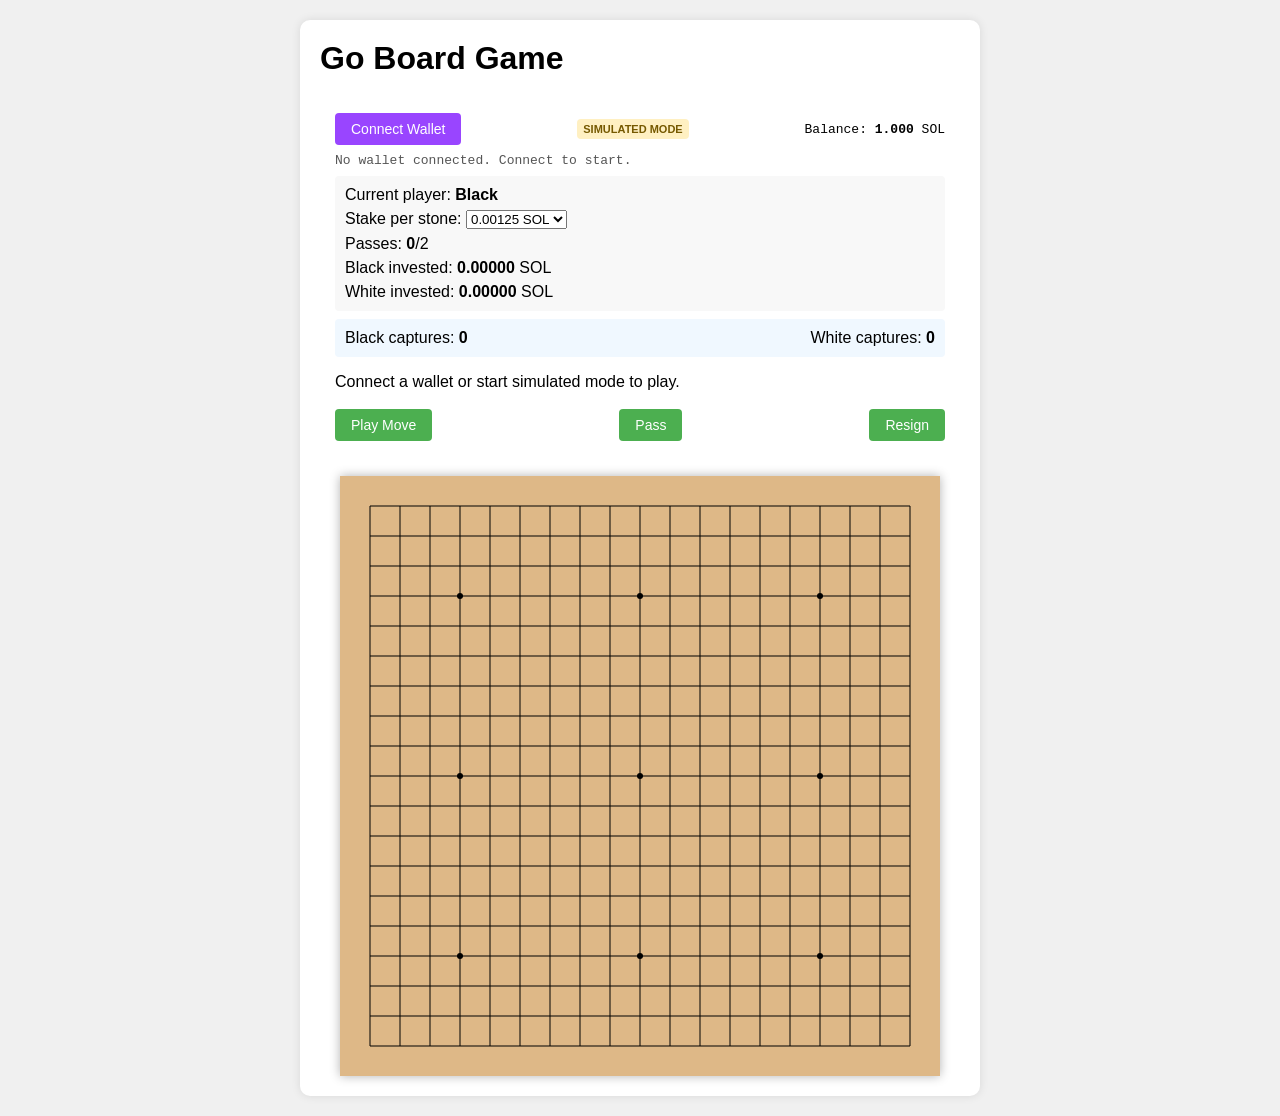
<file: index.html>
<!DOCTYPE html>
<html lang="en">
<head>
  <meta charset="UTF-8">
  <meta name="viewport" content="width=device-width, initial-scale=1.0">
  <title>Go Board Game</title>
  <link rel="stylesheet" href="style.css">
</head>
<body>
  <main class="game-container">
    <h1>Go Board Game</h1>
    <section class="info-panel">
      <div class="status-row">
        <button id="connectWallet">Connect Wallet</button>
        <span id="walletMode" class="mode simulated">SIMULATED MODE</span>
        <span class="wallet-info">Balance: <strong id="walletBalance">1.000</strong> SOL</span>
      </div>
      <p id="walletAddress" class="wallet-address">No wallet connected. Connect to start.</p>
      <div class="player-info">
        <div>Current player: <strong id="playerTurn">Black</strong></div>
        <div>Stake per stone:
          <label for="stake"> <select id="stake">
            <option value="0.00125">0.00125 SOL</option>
            <option value="0.0025">0.0025 SOL</option>
            <option value="0.005">0.005 SOL</option>
          </select></label>
        </div>
        <div>Passes: <strong id="passCount">0</strong>/2</div>
        <div>Black invested: <strong id="blackInvested">0.00000</strong> SOL</div>
        <div>White invested: <strong id="whiteInvested">0.00000</strong> SOL</div>
      </div>
      <div class="captures-info">
        <div>Black captures: <strong id="capturedWhite">0</strong></div>
        <div>White captures: <strong id="capturedBlack">0</strong></div>
      </div>
      <p id="message" class="message" role="status" aria-live="polite">Connect a wallet or start simulated mode to play.</p>
      <div class="controls">
        <button id="playMove">Play Move</button>
        <button id="pass">Pass</button>
        <button id="resign">Resign</button>
      </div>
      <section id="result" class="result" hidden></section>
    </section>
    <canvas id="goBoard" width="600" height="600" aria-label="Go board"></canvas>
  </main>
  <script type="module" src="js/main.js"></script>
</body>
</html>
</file>
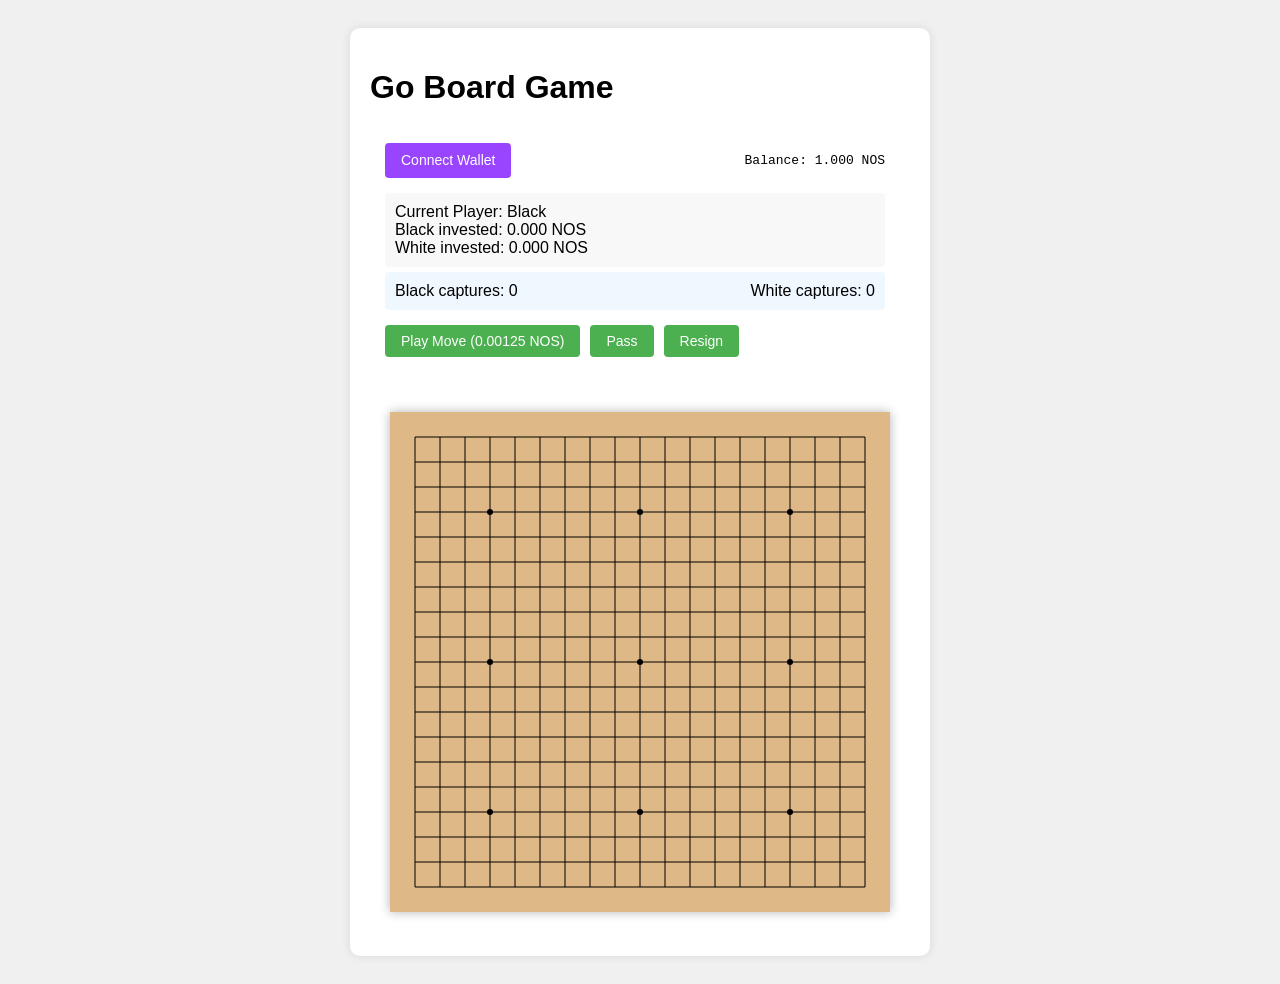
<file: 0.00125.html>
<!DOCTYPE html>
<html lang="en">
<head>
    <meta charset="UTF-8">
    <meta name="viewport" content="width=device-width, initial-scale=1.0">
    <title>Go Board Game with Rules</title>
    <style>
        body {
            display: flex;
            flex-direction: column;
            align-items: center;
            background-color: #f0f0f0;
            font-family: Arial, sans-serif;
            padding: 20px;
        }
        .game-container {
            background-color: white;
            padding: 20px;
            border-radius: 10px;
            box-shadow: 0 0 10px rgba(0,0,0,0.1);
        }
        canvas {
            background-color: #DEB887;
            margin: 20px;
            box-shadow: 0 0 10px rgba(0,0,0,0.3);
        }
        .info-panel {
            background-color: white;
            padding: 15px;
            border-radius: 8px;
            margin-bottom: 20px;
            width: 500px;
        }
        .status {
            display: flex;
            justify-content: space-between;
            margin-bottom: 15px;
        }
        .player-info {
            padding: 10px;
            background-color: #f8f8f8;
            border-radius: 4px;
            margin: 5px 0;
        }
        .captures-info {
            display: flex;
            justify-content: space-between;
            padding: 10px;
            background-color: #f0f8ff;
            border-radius: 4px;
            margin: 5px 0;
        }
        .controls {
            display: flex;
            gap: 10px;
            margin-top: 15px;
        }
        button {
            padding: 8px 16px;
            border: none;
            border-radius: 4px;
            cursor: pointer;
            background-color: #4CAF50;
            color: white;
            font-size: 14px;
        }
        button:hover {
            opacity: 0.9;
        }
        #connectWallet {
            background-color: #9945FF;
        }
        .wallet-info {
            font-family: monospace;
            margin: 10px 0;
        }
    </style>
</head>
<body>
    <div class="game-container">
        <h1>Go Board Game</h1>
        
        <div class="info-panel">
            <div class="status">
                <button id="connectWallet">Connect Wallet</button>
                <div class="wallet-info">Balance: <span id="walletBalance">0.000</span> NOS</div>
            </div>
            
            <div class="player-info">
                <div>Current Player: <span id="playerTurn">Black</span></div>
                <div>Black invested: <span id="blackInvested">0.000</span> NOS</div>
                <div>White invested: <span id="whiteInvested">0.000</span> NOS</div>
            </div>

            <div class="captures-info">
                <div>Black captures: <span id="capturedWhite">0</span></div>
                <div>White captures: <span id="capturedBlack">0</span></div>
            </div>
            
            <div class="controls">
                <button id="playMove">Play Move (0.00125 NOS)</button>
                <button id="pass">Pass</button>
                <button id="resign">Resign</button>
            </div>
        </div>

        <canvas id="goBoard" width="500" height="500"></canvas>
    </div>

    <script>
        const canvas = document.getElementById('goBoard');
        const ctx = canvas.getContext('2d');
        const boardSize = 19;
        const cellSize = Math.floor(canvas.width / (boardSize + 1));
        let currentPlayer = 'black';
        let board = Array(boardSize).fill().map(() => Array(boardSize).fill(null));
        let lastClickedPosition = null;
        let lastMove = null;
        let capturedBlack = 0;
        let capturedWhite = 0;

        // Wallet state
        let walletConnected = false;
        let walletBalance = 1.0;
        let blackInvested = 0;
        let whiteInvested = 0;
        const MOVE_COST = 0.00125;

        function getAdjacentPositions(i, j) {
            return [
                [i - 1, j],
                [i + 1, j],
                [i, j - 1],
                [i, j + 1]
            ].filter(([x, y]) => x >= 0 && x < boardSize && y >= 0 && y < boardSize);
        }

        function getGroup(i, j, color) {
            const group = new Set();
            const stack = [[i, j]];

            while (stack.length > 0) {
                const [x, y] = stack.pop();
                const posKey = `${x},${y}`;

                if (!group.has(posKey) && board[x][y] === color) {
                    group.add(posKey);
                    getAdjacentPositions(x, y).forEach(([nx, ny]) => {
                        stack.push([nx, ny]);
                    });
                }
            }

            return group;
        }

        function countLiberties(group) {
            const liberties = new Set();
            
            for (let posKey of group) {
                const [i, j] = posKey.split(',').map(Number);
                getAdjacentPositions(i, j).forEach(([x, y]) => {
                    if (!board[x][y]) {
                        liberties.add(`${x},${y}`);
                    }
                });
            }

            return liberties.size;
        }

        function removeGroup(group) {
            for (let posKey of group) {
                const [i, j] = posKey.split(',').map(Number);
                board[i][j] = null;
            }
            return group.size;
        }

        function drawBoard() {
            // Background
            ctx.fillStyle = '#DEB887';
            ctx.fillRect(0, 0, canvas.width, canvas.height);
            
            // Grid lines
            ctx.strokeStyle = '#000';
            ctx.lineWidth = 1;
            
            for (let i = 0; i < boardSize; i++) {
                ctx.beginPath();
                ctx.moveTo(cellSize, (i + 1) * cellSize);
                ctx.lineTo(cellSize * boardSize, (i + 1) * cellSize);
                ctx.stroke();
                
                ctx.beginPath();
                ctx.moveTo((i + 1) * cellSize, cellSize);
                ctx.lineTo((i + 1) * cellSize, cellSize * boardSize);
                ctx.stroke();
            }

            // Star points
            const starPoints = [3, 9, 15];
            ctx.fillStyle = '#000';
            for (let i of starPoints) {
                for (let j of starPoints) {
                    ctx.beginPath();
                    ctx.arc((i + 1) * cellSize, (j + 1) * cellSize, 3, 0, Math.PI * 2);
                    ctx.fill();
                }
            }

            // Stones
            for (let i = 0; i < boardSize; i++) {
                for (let j = 0; j < boardSize; j++) {
                    if (board[i][j]) {
                        // Shadow
                        ctx.fillStyle = 'rgba(0, 0, 0, 0.3)';
                        ctx.beginPath();
                        ctx.arc((j + 1) * cellSize + 2, (i + 1) * cellSize + 2, cellSize * 0.4, 0, Math.PI * 2);
                        ctx.fill();

                        // Stone
                        ctx.fillStyle = board[i][j];
                        ctx.strokeStyle = '#000';
                        ctx.lineWidth = 1;
                        ctx.beginPath();
                        ctx.arc((j + 1) * cellSize, (i + 1) * cellSize, cellSize * 0.4, 0, Math.PI * 2);
                        ctx.fill();
                        ctx.stroke();

                        // Shine effect for white stones
                        if (board[i][j] === 'white') {
                            ctx.fillStyle = 'rgba(255, 255, 255, 0.2)';
                            ctx.beginPath();
                            ctx.arc(
                                (j + 1) * cellSize - cellSize * 0.15,
                                (i + 1) * cellSize - cellSize * 0.15,
                                cellSize * 0.2,
                                0,
                                Math.PI * 2
                            );
                            ctx.fill();
                        }
                    }
                }
            }

            // Highlight last clicked
            if (lastClickedPosition) {
                ctx.strokeStyle = '#ff0000';
                ctx.lineWidth = 2;
                ctx.beginPath();
                ctx.arc(
                    (lastClickedPosition.j + 1) * cellSize,
                    (lastClickedPosition.i + 1) * cellSize,
                    cellSize * 0.45,
                    0,
                    Math.PI * 2
                );
                ctx.stroke();
            }
        }

        function checkCaptures(i, j) {
            const opponent = currentPlayer === 'black' ? 'white' : 'black';
            let captured = 0;

            getAdjacentPositions(i, j).forEach(([x, y]) => {
                if (board[x][y] === opponent) {
                    const group = getGroup(x, y, opponent);
                    if (countLiberties(group) === 0) {
                        captured += removeGroup(group);
                    }
                }
            });

            if (currentPlayer === 'black') {
                capturedWhite += captured;
            } else {
                capturedBlack += captured;
            }

            return captured;
        }

        function isValidMove(i, j) {
            if (i < 0 || i >= boardSize || j < 0 || j >= boardSize || board[i][j]) {
                return false;
            }

            board[i][j] = currentPlayer;
            const group = getGroup(i, j, currentPlayer);
            const liberties = countLiberties(group);
            
            const wouldCapture = getAdjacentPositions(i, j).some(([x, y]) => {
                if (board[x][y] === (currentPlayer === 'black' ? 'white' : 'black')) {
                    const oppGroup = getGroup(x, y, board[x][y]);
                    return countLiberties(oppGroup) === 0;
                }
                return false;
            });

            board[i][j] = null;

            return liberties > 0 || wouldCapture;
        }

        function updateDisplay() {
            document.getElementById('walletBalance').textContent = walletBalance.toFixed(3);
            document.getElementById('blackInvested').textContent = blackInvested.toFixed(3);
            document.getElementById('whiteInvested').textContent = whiteInvested.toFixed(3);
            document.getElementById('playerTurn').textContent = 
                currentPlayer.charAt(0).toUpperCase() + currentPlayer.slice(1);
            document.getElementById('capturedBlack').textContent = capturedBlack;
            document.getElementById('capturedWhite').textContent = capturedWhite;
        }

        function connectWallet() {
            if (!walletConnected) {
                walletConnected = true;
                document.getElementById('connectWallet').textContent = 'Wallet Connected';
                document.getElementById('connectWallet').style.backgroundColor = '#4CAF50';
                alert('Wallet connected successfully! (Simulated)');
                updateDisplay();
            }
        }

        function playMove() {
            if (!walletConnected) {
                alert('Please connect your wallet first!');
                return;
            }

            if (!lastClickedPosition) {
                alert('Please click on the board to select a position first!');
                return;
            }

            if (walletBalance < MOVE_COST) {
                alert('Insufficient balance!');
                return;
            }

            const {i, j} = lastClickedPosition;
            if (isValidMove(i, j)) {
                walletBalance -= MOVE_COST;
                if (currentPlayer === 'black') {
                    blackInvested += MOVE_COST;
                } else {
                    whiteInvested += MOVE_COST;
                }

                board[i][j] = currentPlayer;
                const capturedStones = checkCaptures(i, j);
                
                currentPlayer = currentPlayer === 'black' ? 'white' : 'black';
                lastClickedPosition = null;
                updateDisplay();
                drawBoard();

                if (capturedStones > 0) {
                    alert(`Captured ${capturedStones} stones!`);
                }
            } else {
                alert('Invalid move! The move either violates the rules or would be suicide.');
            }
        }

        canvas.addEventListener('click', (e) => {
            const rect = canvas.getBoundingClientRect();
            const x = e.clientX - rect.left;
            const y = e.clientY - rect.top;
            const j = Math.round(x / cellSize - 1);
            const i = Math.round(y / cellSize - 1);
            
            if (isValidMove(i, j)) {
                lastClickedPosition = {i, j};
                drawBoard();
            }
        });

        document.getElementById('connectWallet').addEventListener('click', connectWallet);
        document.getElementById('playMove').addEventListener('click', playMove);
        document.getElementById('pass').addEventListener('click', () => {
            if (!walletConnected) {
                alert('Please connect your wallet first!');
                return;
            }
            currentPlayer = currentPlayer === 'black' ? 'white' : 'black';
            updateDisplay();
        });

        document.getElementById('resign').addEventListener('click', () => {
            if (!walletConnected) {
                alert('Please connect your wallet first!');
                return;
            }
            const winner = currentPlayer === 'black' ? 'white' : 'black';
            const winnerInvested = winner === 'black' ? blackInvested : whiteInvested;
            const loserInvested = winner === 'black' ? whiteInvested : blackInvested;
            const reward = (winnerInvested * 0.75 + loserInvested * 0.333).toFixed(3);
            
            alert(`Game Over! ${winner} wins and receives ${reward} NOS!`);
            
            board = Array(boardSize).fill().map(() => Array(boardSize).fill(null));
            currentPlayer = 'black';
            blackInvested = 0;
            whiteInvested = 0;
            capturedBlack = 0;
            capturedWhite = 0;
            lastClickedPosition = null;
            updateDisplay();
            drawBoard();
        });

        drawBoard();
        updateDisplay();
    </script>
</body>
</html>
</file>
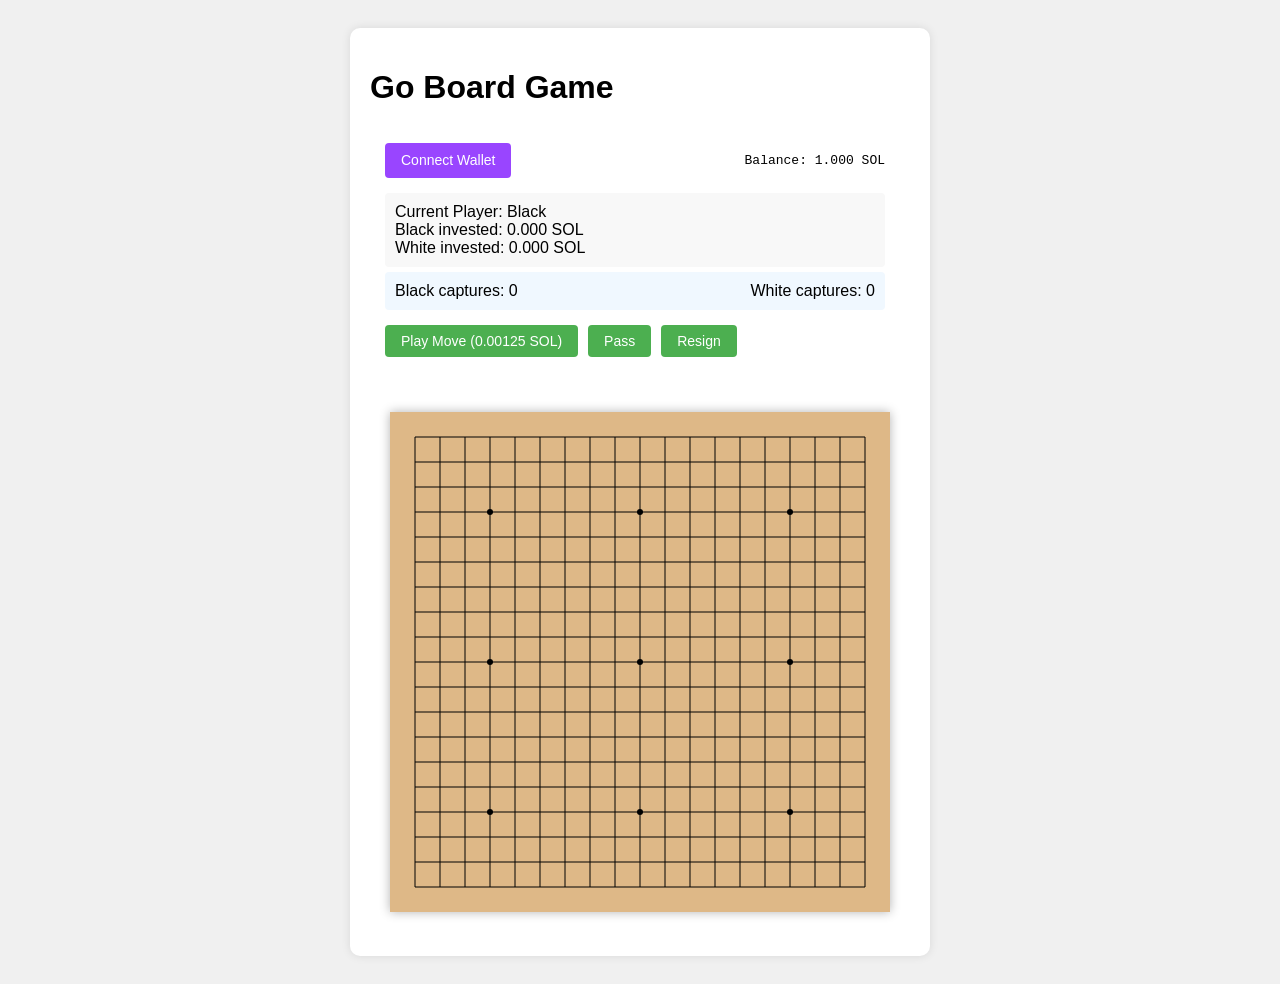
<file: 0.0125.html>
<!DOCTYPE html>
<html lang="en">
<head>
    <meta charset="UTF-8">
    <meta name="viewport" content="width=device-width, initial-scale=1.0">
    <title>Go Board Game with Rules</title>
    <style>
        body {
            display: flex;
            flex-direction: column;
            align-items: center;
            background-color: #f0f0f0;
            font-family: Arial, sans-serif;
            padding: 20px;
        }
        .game-container {
            background-color: white;
            padding: 20px;
            border-radius: 10px;
            box-shadow: 0 0 10px rgba(0,0,0,0.1);
        }
        canvas {
            background-color: #DEB887;
            margin: 20px;
            box-shadow: 0 0 10px rgba(0,0,0,0.3);
        }
        .info-panel {
            background-color: white;
            padding: 15px;
            border-radius: 8px;
            margin-bottom: 20px;
            width: 500px;
        }
        .status {
            display: flex;
            justify-content: space-between;
            margin-bottom: 15px;
        }
        .player-info {
            padding: 10px;
            background-color: #f8f8f8;
            border-radius: 4px;
            margin: 5px 0;
        }
        .captures-info {
            display: flex;
            justify-content: space-between;
            padding: 10px;
            background-color: #f0f8ff;
            border-radius: 4px;
            margin: 5px 0;
        }
        .controls {
            display: flex;
            gap: 10px;
            margin-top: 15px;
        }
        button {
            padding: 8px 16px;
            border: none;
            border-radius: 4px;
            cursor: pointer;
            background-color: #4CAF50;
            color: white;
            font-size: 14px;
        }
        button:hover {
            opacity: 0.9;
        }
        #connectWallet {
            background-color: #9945FF;
        }
        .wallet-info {
            font-family: monospace;
            margin: 10px 0;
        }
    </style>
</head>
<body>
    <div class="game-container">
        <h1>Go Board Game</h1>
        
        <div class="info-panel">
            <div class="status">
                <button id="connectWallet">Connect Wallet</button>
                <div class="wallet-info">Balance: <span id="walletBalance">0.000</span> SOL</div>
            </div>
            
            <div class="player-info">
                <div>Current Player: <span id="playerTurn">Black</span></div>
                <div>Black invested: <span id="blackInvested">0.000</span> SOL</div>
                <div>White invested: <span id="whiteInvested">0.000</span> SOL</div>
            </div>

            <div class="captures-info">
                <div>Black captures: <span id="capturedWhite">0</span></div>
                <div>White captures: <span id="capturedBlack">0</span></div>
            </div>
            
            <div class="controls">
                <button id="playMove">Play Move (0.00125 SOL)</button>
                <button id="pass">Pass</button>
                <button id="resign">Resign</button>
            </div>
        </div>

        <canvas id="goBoard" width="500" height="500"></canvas>
    </div>

    <script>
        const canvas = document.getElementById('goBoard');
        const ctx = canvas.getContext('2d');
        const boardSize = 19;
        const cellSize = Math.floor(canvas.width / (boardSize + 1));
        let currentPlayer = 'black';
        let board = Array(boardSize).fill().map(() => Array(boardSize).fill(null));
        let lastClickedPosition = null;
        let lastMove = null;
        let capturedBlack = 0;
        let capturedWhite = 0;

        // Wallet state
        let walletConnected = false;
        let walletBalance = 1.0;
        let blackInvested = 0;
        let whiteInvested = 0;
        const MOVE_COST = 0.00125;

        function getAdjacentPositions(i, j) {
            return [
                [i - 1, j],
                [i + 1, j],
                [i, j - 1],
                [i, j + 1]
            ].filter(([x, y]) => x >= 0 && x < boardSize && y >= 0 && y < boardSize);
        }

        function getGroup(i, j, color) {
            const group = new Set();
            const stack = [[i, j]];

            while (stack.length > 0) {
                const [x, y] = stack.pop();
                const posKey = `${x},${y}`;

                if (!group.has(posKey) && board[x][y] === color) {
                    group.add(posKey);
                    getAdjacentPositions(x, y).forEach(([nx, ny]) => {
                        stack.push([nx, ny]);
                    });
                }
            }

            return group;
        }

        function countLiberties(group) {
            const liberties = new Set();
            
            for (let posKey of group) {
                const [i, j] = posKey.split(',').map(Number);
                getAdjacentPositions(i, j).forEach(([x, y]) => {
                    if (!board[x][y]) {
                        liberties.add(`${x},${y}`);
                    }
                });
            }

            return liberties.size;
        }

        function removeGroup(group) {
            for (let posKey of group) {
                const [i, j] = posKey.split(',').map(Number);
                board[i][j] = null;
            }
            return group.size;
        }

        function drawBoard() {
            // Background
            ctx.fillStyle = '#DEB887';
            ctx.fillRect(0, 0, canvas.width, canvas.height);
            
            // Grid lines
            ctx.strokeStyle = '#000';
            ctx.lineWidth = 1;
            
            for (let i = 0; i < boardSize; i++) {
                ctx.beginPath();
                ctx.moveTo(cellSize, (i + 1) * cellSize);
                ctx.lineTo(cellSize * boardSize, (i + 1) * cellSize);
                ctx.stroke();
                
                ctx.beginPath();
                ctx.moveTo((i + 1) * cellSize, cellSize);
                ctx.lineTo((i + 1) * cellSize, cellSize * boardSize);
                ctx.stroke();
            }

            // Star points
            const starPoints = [3, 9, 15];
            ctx.fillStyle = '#000';
            for (let i of starPoints) {
                for (let j of starPoints) {
                    ctx.beginPath();
                    ctx.arc((i + 1) * cellSize, (j + 1) * cellSize, 3, 0, Math.PI * 2);
                    ctx.fill();
                }
            }

            // Stones
            for (let i = 0; i < boardSize; i++) {
                for (let j = 0; j < boardSize; j++) {
                    if (board[i][j]) {
                        // Shadow
                        ctx.fillStyle = 'rgba(0, 0, 0, 0.3)';
                        ctx.beginPath();
                        ctx.arc((j + 1) * cellSize + 2, (i + 1) * cellSize + 2, cellSize * 0.4, 0, Math.PI * 2);
                        ctx.fill();

                        // Stone
                        ctx.fillStyle = board[i][j];
                        ctx.strokeStyle = '#000';
                        ctx.lineWidth = 1;
                        ctx.beginPath();
                        ctx.arc((j + 1) * cellSize, (i + 1) * cellSize, cellSize * 0.4, 0, Math.PI * 2);
                        ctx.fill();
                        ctx.stroke();

                        // Shine effect for white stones
                        if (board[i][j] === 'white') {
                            ctx.fillStyle = 'rgba(255, 255, 255, 0.2)';
                            ctx.beginPath();
                            ctx.arc(
                                (j + 1) * cellSize - cellSize * 0.15,
                                (i + 1) * cellSize - cellSize * 0.15,
                                cellSize * 0.2,
                                0,
                                Math.PI * 2
                            );
                            ctx.fill();
                        }
                    }
                }
            }

            // Highlight last clicked
            if (lastClickedPosition) {
                ctx.strokeStyle = '#ff0000';
                ctx.lineWidth = 2;
                ctx.beginPath();
                ctx.arc(
                    (lastClickedPosition.j + 1) * cellSize,
                    (lastClickedPosition.i + 1) * cellSize,
                    cellSize * 0.45,
                    0,
                    Math.PI * 2
                );
                ctx.stroke();
            }
        }

        function checkCaptures(i, j) {
            const opponent = currentPlayer === 'black' ? 'white' : 'black';
            let captured = 0;

            getAdjacentPositions(i, j).forEach(([x, y]) => {
                if (board[x][y] === opponent) {
                    const group = getGroup(x, y, opponent);
                    if (countLiberties(group) === 0) {
                        captured += removeGroup(group);
                    }
                }
            });

            if (currentPlayer === 'black') {
                capturedWhite += captured;
            } else {
                capturedBlack += captured;
            }

            return captured;
        }

        function isValidMove(i, j) {
            if (i < 0 || i >= boardSize || j < 0 || j >= boardSize || board[i][j]) {
                return false;
            }

            board[i][j] = currentPlayer;
            const group = getGroup(i, j, currentPlayer);
            const liberties = countLiberties(group);
            
            const wouldCapture = getAdjacentPositions(i, j).some(([x, y]) => {
                if (board[x][y] === (currentPlayer === 'black' ? 'white' : 'black')) {
                    const oppGroup = getGroup(x, y, board[x][y]);
                    return countLiberties(oppGroup) === 0;
                }
                return false;
            });

            board[i][j] = null;

            return liberties > 0 || wouldCapture;
        }

        function updateDisplay() {
            document.getElementById('walletBalance').textContent = walletBalance.toFixed(3);
            document.getElementById('blackInvested').textContent = blackInvested.toFixed(3);
            document.getElementById('whiteInvested').textContent = whiteInvested.toFixed(3);
            document.getElementById('playerTurn').textContent = 
                currentPlayer.charAt(0).toUpperCase() + currentPlayer.slice(1);
            document.getElementById('capturedBlack').textContent = capturedBlack;
            document.getElementById('capturedWhite').textContent = capturedWhite;
        }

        function connectWallet() {
            if (!walletConnected) {
                walletConnected = true;
                document.getElementById('connectWallet').textContent = 'Wallet Connected';
                document.getElementById('connectWallet').style.backgroundColor = '#4CAF50';
                alert('Wallet connected successfully! (Simulated)');
                updateDisplay();
            }
        }

        function playMove() {
            if (!walletConnected) {
                alert('Please connect your wallet first!');
                return;
            }

            if (!lastClickedPosition) {
                alert('Please click on the board to select a position first!');
                return;
            }

            if (walletBalance < MOVE_COST) {
                alert('Insufficient balance!');
                return;
            }

            const {i, j} = lastClickedPosition;
            if (isValidMove(i, j)) {
                walletBalance -= MOVE_COST;
                if (currentPlayer === 'black') {
                    blackInvested += MOVE_COST;
                } else {
                    whiteInvested += MOVE_COST;
                }

                board[i][j] = currentPlayer;
                const capturedStones = checkCaptures(i, j);
                
                currentPlayer = currentPlayer === 'black' ? 'white' : 'black';
                lastClickedPosition = null;
                updateDisplay();
                drawBoard();

                if (capturedStones > 0) {
                    alert(`Captured ${capturedStones} stones!`);
                }
            } else {
                alert('Invalid move! The move either violates the rules or would be suicide.');
            }
        }

        canvas.addEventListener('click', (e) => {
            const rect = canvas.getBoundingClientRect();
            const x = e.clientX - rect.left;
            const y = e.clientY - rect.top;
            const j = Math.round(x / cellSize - 1);
            const i = Math.round(y / cellSize - 1);
            
            if (isValidMove(i, j)) {
                lastClickedPosition = {i, j};
                drawBoard();
            }
        });

        document.getElementById('connectWallet').addEventListener('click', connectWallet);
        document.getElementById('playMove').addEventListener('click', playMove);
        document.getElementById('pass').addEventListener('click', () => {
            if (!walletConnected) {
                alert('Please connect your wallet first!');
                return;
            }
            currentPlayer = currentPlayer === 'black' ? 'white' : 'black';
            updateDisplay();
        });

        document.getElementById('resign').addEventListener('click', () => {
            if (!walletConnected) {
                alert('Please connect your wallet first!');
                return;
            }
            const winner = currentPlayer === 'black' ? 'white' : 'black';
            const winnerInvested = winner === 'black' ? blackInvested : whiteInvested;
            const loserInvested = winner === 'black' ? whiteInvested : blackInvested;
            const reward = (winnerInvested * 0.75 + loserInvested * 0.333).toFixed(3);
            
            alert(`Game Over! ${winner} wins and receives ${reward} SOL!`);
            
            board = Array(boardSize).fill().map(() => Array(boardSize).fill(null));
            currentPlayer = 'black';
            blackInvested = 0;
            whiteInvested = 0;
            capturedBlack = 0;
            capturedWhite = 0;
            lastClickedPosition = null;
            updateDisplay();
            drawBoard();
        });

        drawBoard();
        updateDisplay();
    </script>
</body>
</html>
</file>
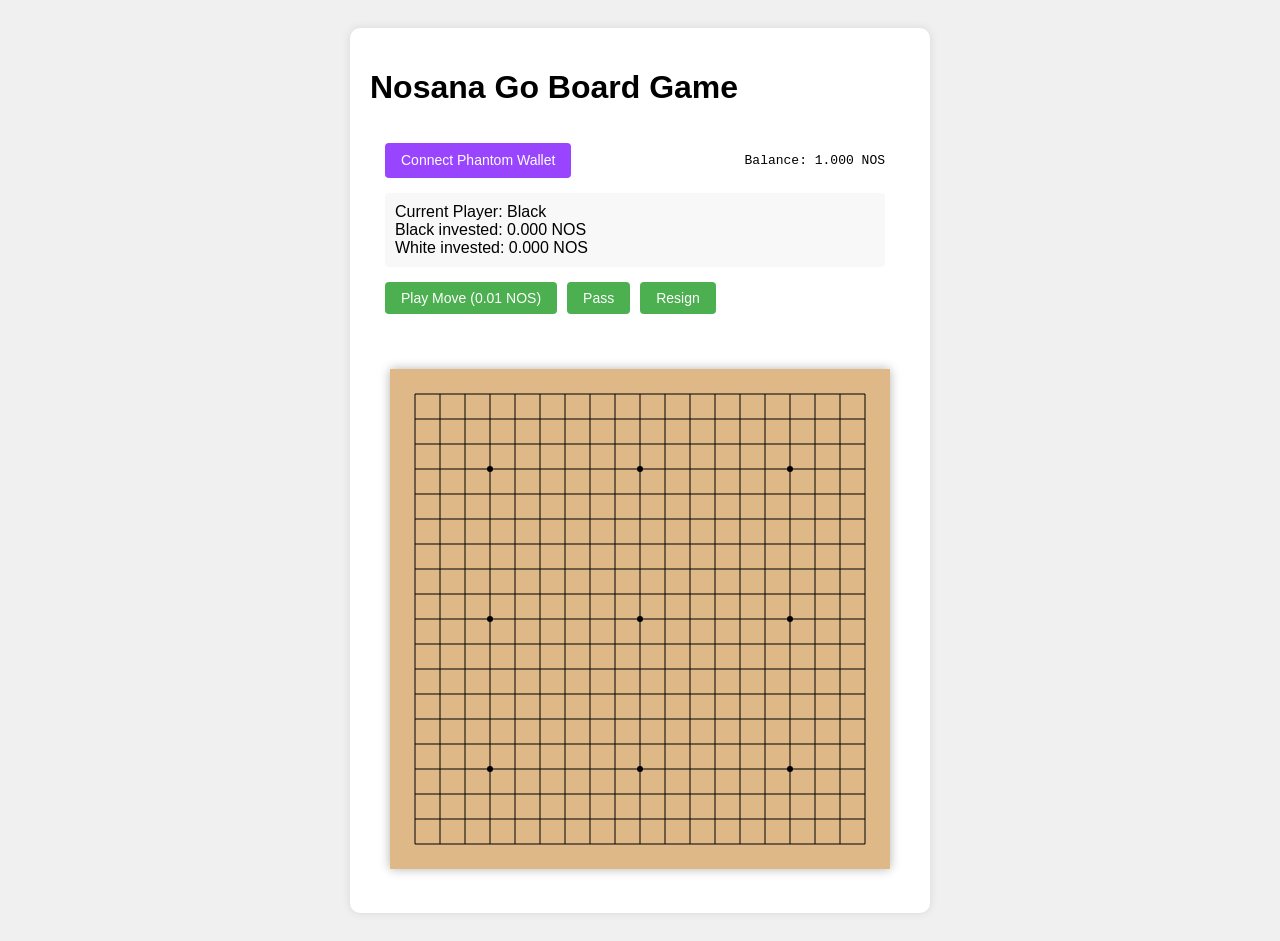
<file: go_phantom_preview.html>
<!DOCTYPE html>
<html lang="en">
<head>
    <meta charset="UTF-8">
    <meta name="viewport" content="width=device-width, initial-scale=1.0">
    <title>Nosana Go Board Game</title>
    <style>
        body {
            display: flex;
            flex-direction: column;
            align-items: center;
            background-color: #f0f0f0;
            font-family: Arial, sans-serif;
            padding: 20px;
        }
        .game-container {
            background-color: white;
            padding: 20px;
            border-radius: 10px;
            box-shadow: 0 0 10px rgba(0,0,0,0.1);
        }
        canvas {
            background-color: #DEB887;
            margin: 20px;
            box-shadow: 0 0 10px rgba(0,0,0,0.3);
        }
        .info-panel {
            background-color: white;
            padding: 15px;
            border-radius: 8px;
            margin-bottom: 20px;
            width: 500px;
        }
        .status {
            display: flex;
            justify-content: space-between;
            margin-bottom: 15px;
        }
        .player-info {
            padding: 10px;
            background-color: #f8f8f8;
            border-radius: 4px;
            margin: 5px 0;
        }
        .controls {
            display: flex;
            gap: 10px;
            margin-top: 15px;
        }
        button {
            padding: 8px 16px;
            border: none;
            border-radius: 4px;
            cursor: pointer;
            background-color: #4CAF50;
            color: white;
            font-size: 14px;
        }
        button:hover {
            opacity: 0.9;
        }
        #connectWallet {
            background-color: #9945FF;
        }
        .wallet-info {
            font-family: monospace;
            margin: 10px 0;
        }
    </style>
</head>
<body>
    <div class="game-container">
        <h1>Nosana Go Board Game</h1>
        
        <div class="info-panel">
            <div class="status">
                <button id="connectWallet">Connect Phantom Wallet</button>
                <div class="wallet-info">Balance: <span id="walletBalance">0</span> NOS</div>
            </div>
            
            <div class="player-info">
                <div>Current Player: <span id="playerTurn">Black</span></div>
                <div>Black invested: <span id="blackInvested">0</span> NOS</div>
                <div>White invested: <span id="whiteInvested">0</span> NOS</div>
            </div>
            
            <div class="controls">
                <button id="playMove">Play Move (0.01 NOS)</button>
                <button id="pass">Pass</button>
                <button id="resign">Resign</button>
            </div>
        </div>

        <canvas id="goBoard" width="500" height="500"></canvas>
    </div>

    <script>
        const canvas = document.getElementById('goBoard');
        const ctx = canvas.getContext('2d');
        const boardSize = 19;
        const cellSize = Math.floor(canvas.width / (boardSize + 1));
        let currentPlayer = 'black';
        let board = Array(boardSize).fill().map(() => Array(boardSize).fill(null));
        let lastClickedPosition = null;

        // Simulated wallet state
        let walletConnected = false;
        let walletBalance = 1.0;
        let blackInvested = 0;
        let whiteInvested = 0;
        const MOVE_COST = 0.01;

        function drawBoard() {
            // Clear and set background
            ctx.fillStyle = '#DEB887';
            ctx.fillRect(0, 0, canvas.width, canvas.height);
            
            // Draw grid lines
            ctx.strokeStyle = '#000';
            ctx.lineWidth = 1;
            
            for (let i = 0; i < boardSize; i++) {
                // Horizontal lines
                ctx.beginPath();
                ctx.moveTo(cellSize, (i + 1) * cellSize);
                ctx.lineTo(cellSize * boardSize, (i + 1) * cellSize);
                ctx.stroke();
                
                // Vertical lines
                ctx.beginPath();
                ctx.moveTo((i + 1) * cellSize, cellSize);
                ctx.lineTo((i + 1) * cellSize, cellSize * boardSize);
                ctx.stroke();
            }

            // Draw star points (hoshi)
            const starPoints = [3, 9, 15];
            ctx.fillStyle = '#000';
            for (let i of starPoints) {
                for (let j of starPoints) {
                    ctx.beginPath();
                    ctx.arc((i + 1) * cellSize, (j + 1) * cellSize, 3, 0, Math.PI * 2);
                    ctx.fill();
                }
            }

            // Draw stones
            for (let i = 0; i < boardSize; i++) {
                for (let j = 0; j < boardSize; j++) {
                    if (board[i][j]) {
                        ctx.fillStyle = board[i][j];
                        ctx.strokeStyle = '#000';
                        ctx.lineWidth = 1;
                        ctx.beginPath();
                        ctx.arc((j + 1) * cellSize, (i + 1) * cellSize, cellSize * 0.4, 0, Math.PI * 2);
                        ctx.fill();
                        ctx.stroke();
                    }
                }
            }

            // Highlight last clicked position
            if (lastClickedPosition) {
                ctx.strokeStyle = '#ff0000';
                ctx.lineWidth = 2;
                ctx.beginPath();
                ctx.arc(
                    (lastClickedPosition.j + 1) * cellSize,
                    (lastClickedPosition.i + 1) * cellSize,
                    cellSize * 0.45,
                    0,
                    Math.PI * 2
                );
                ctx.stroke();
            }
        }

        function isValidMove(i, j) {
            return i >= 0 && i < boardSize && j >= 0 && j < boardSize && !board[i][j];
        }

        function updateDisplay() {
            document.getElementById('walletBalance').textContent = walletBalance.toFixed(3);
            document.getElementById('blackInvested').textContent = blackInvested.toFixed(3);
            document.getElementById('whiteInvested').textContent = whiteInvested.toFixed(3);
            document.getElementById('playerTurn').textContent = 
                currentPlayer.charAt(0).toUpperCase() + currentPlayer.slice(1);
        }

        function connectWallet() {
            if (!walletConnected) {
                walletConnected = true;
                document.getElementById('connectWallet').textContent = 'Wallet Connected';
                alert('Wallet connected successfully! (Simulated)');
                updateDisplay();
            }
        }

        function playMove() {
            if (!walletConnected) {
                alert('Please connect your wallet first!');
                return;
            }

            if (!lastClickedPosition) {
                alert('Please click on the board to select a position first!');
                return;
            }

            if (walletBalance < MOVE_COST) {
                alert('Insufficient balance!');
                return;
            }

            const {i, j} = lastClickedPosition;
            if (isValidMove(i, j)) {
                walletBalance -= MOVE_COST;
                if (currentPlayer === 'black') {
                    blackInvested += MOVE_COST;
                } else {
                    whiteInvested += MOVE_COST;
                }

                board[i][j] = currentPlayer;
                currentPlayer = currentPlayer === 'black' ? 'white' : 'black';
                lastClickedPosition = null;
                updateDisplay();
                drawBoard();
            }
        }

        canvas.addEventListener('click', (e) => {
            const rect = canvas.getBoundingClientRect();
            const x = e.clientX - rect.left;
            const y = e.clientY - rect.top;
            const j = Math.round(x / cellSize - 1);
            const i = Math.round(y / cellSize - 1);
            
            if (isValidMove(i, j)) {
                lastClickedPosition = {i, j};
                drawBoard();
            }
        });

        document.getElementById('connectWallet').addEventListener('click', connectWallet);
        document.getElementById('playMove').addEventListener('click', playMove);
        document.getElementById('pass').addEventListener('click', () => {
            if (!walletConnected) {
                alert('Please connect your wallet first!');
                return;
            }
            currentPlayer = currentPlayer === 'black' ? 'white' : 'black';
            updateDisplay();
        });

        document.getElementById('resign').addEventListener('click', () => {
            if (!walletConnected) {
                alert('Please connect your wallet first!');
                return;
            }
            const winner = currentPlayer === 'black' ? 'white' : 'black';
            const winnerInvested = winner === 'black' ? blackInvested : whiteInvested;
            const loserInvested = winner === 'black' ? whiteInvested : blackInvested;
            const reward = (winnerInvested * 0.75 + loserInvested * 0.333).toFixed(3);
            
            alert(`Game Over! ${winner} wins and receives ${reward} NOS!`);
            // Reset game
            board = Array(boardSize).fill().map(() => Array(boardSize).fill(null));
            currentPlayer = 'black';
            blackInvested = 0;
            whiteInvested = 0;
            lastClickedPosition = null;
            updateDisplay();
            drawBoard();
        });

        // Initial draw
        drawBoard();
        updateDisplay();
    </script>
</body>
</html>
</file>
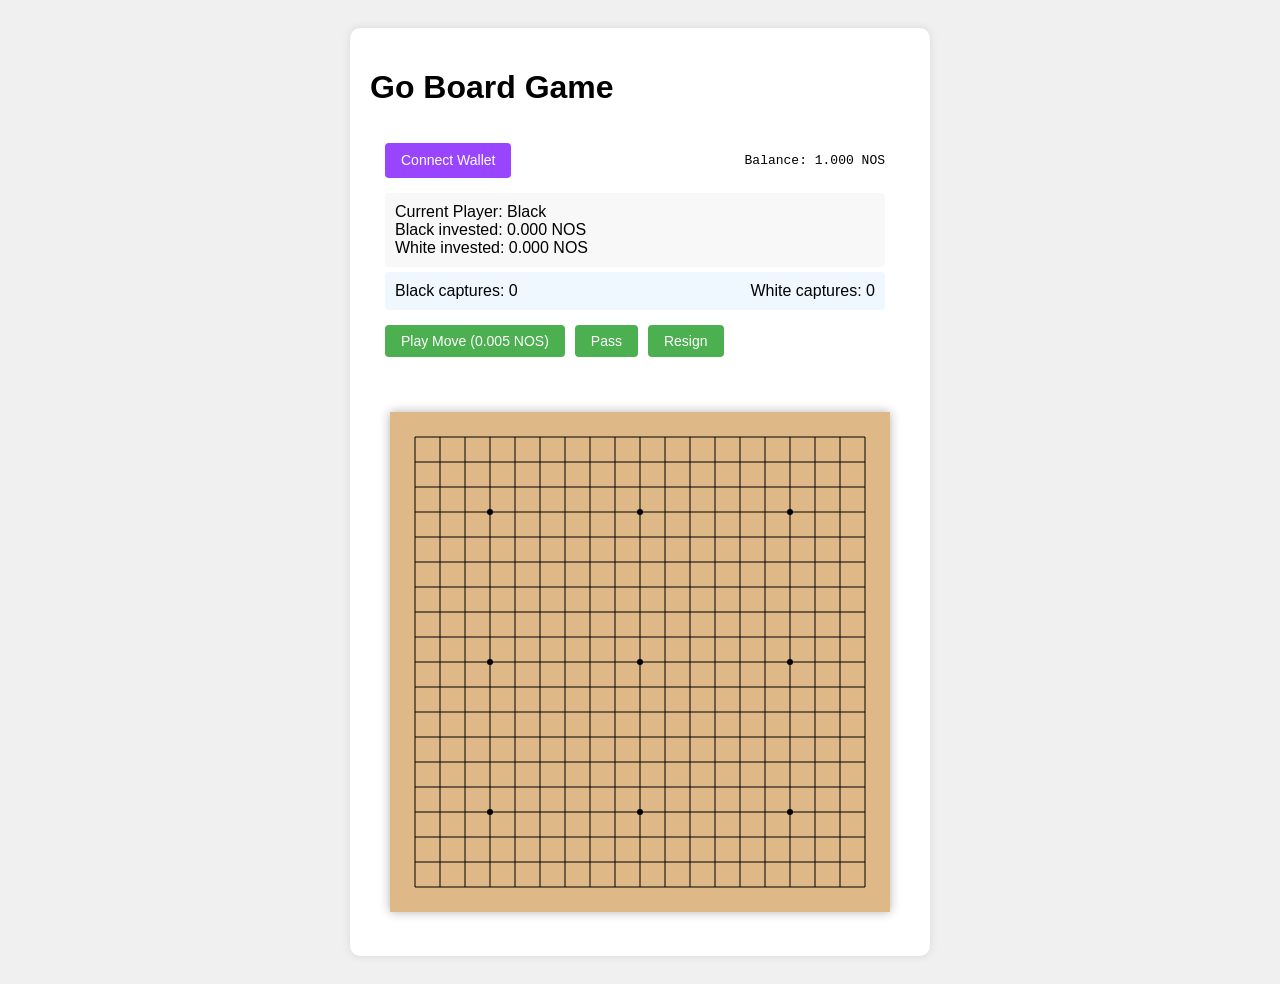
<file: go_rules_extra.html>
<!DOCTYPE html>
<html lang="en">
<head>
    <meta charset="UTF-8">
    <meta name="viewport" content="width=device-width, initial-scale=1.0">
    <title>Go Board Game with Rules</title>
    <style>
        body {
            display: flex;
            flex-direction: column;
            align-items: center;
            background-color: #f0f0f0;
            font-family: Arial, sans-serif;
            padding: 20px;
        }
        .game-container {
            background-color: white;
            padding: 20px;
            border-radius: 10px;
            box-shadow: 0 0 10px rgba(0,0,0,0.1);
        }
        canvas {
            background-color: #DEB887;
            margin: 20px;
            box-shadow: 0 0 10px rgba(0,0,0,0.3);
        }
        .info-panel {
            background-color: white;
            padding: 15px;
            border-radius: 8px;
            margin-bottom: 20px;
            width: 500px;
        }
        .status {
            display: flex;
            justify-content: space-between;
            margin-bottom: 15px;
        }
        .player-info {
            padding: 10px;
            background-color: #f8f8f8;
            border-radius: 4px;
            margin: 5px 0;
        }
        .captures-info {
            display: flex;
            justify-content: space-between;
            padding: 10px;
            background-color: #f0f8ff;
            border-radius: 4px;
            margin: 5px 0;
        }
        .controls {
            display: flex;
            gap: 10px;
            margin-top: 15px;
        }
        button {
            padding: 8px 16px;
            border: none;
            border-radius: 4px;
            cursor: pointer;
            background-color: #4CAF50;
            color: white;
            font-size: 14px;
        }
        button:hover {
            opacity: 0.9;
        }
        #connectWallet {
            background-color: #9945FF;
        }
        .wallet-info {
            font-family: monospace;
            margin: 10px 0;
        }
    </style>
</head>
<body>
    <div class="game-container">
        <h1>Go Board Game</h1>
        
        <div class="info-panel">
            <div class="status">
                <button id="connectWallet">Connect Wallet</button>
                <div class="wallet-info">Balance: <span id="walletBalance">0.000</span> NOS</div>
            </div>
            
            <div class="player-info">
                <div>Current Player: <span id="playerTurn">Black</span></div>
                <div>Black invested: <span id="blackInvested">0.000</span> NOS</div>
                <div>White invested: <span id="whiteInvested">0.000</span> NOS</div>
            </div>

            <div class="captures-info">
                <div>Black captures: <span id="capturedWhite">0</span></div>
                <div>White captures: <span id="capturedBlack">0</span></div>
            </div>
            
            <div class="controls">
                <button id="playMove">Play Move (0.005 NOS)</button>
                <button id="pass">Pass</button>
                <button id="resign">Resign</button>
            </div>
        </div>

        <canvas id="goBoard" width="500" height="500"></canvas>
    </div>

    <script>
        const canvas = document.getElementById('goBoard');
        const ctx = canvas.getContext('2d');
        const boardSize = 19;
        const cellSize = Math.floor(canvas.width / (boardSize + 1));
        let currentPlayer = 'black';
        let board = Array(boardSize).fill().map(() => Array(boardSize).fill(null));
        let lastClickedPosition = null;
        let lastMove = null;
        let capturedBlack = 0;
        let capturedWhite = 0;

        // Wallet state
        let walletConnected = false;
        let walletBalance = 1.0;
        let blackInvested = 0;
        let whiteInvested = 0;
        const MOVE_COST = 0.005;

        function getAdjacentPositions(i, j) {
            return [
                [i - 1, j],
                [i + 1, j],
                [i, j - 1],
                [i, j + 1]
            ].filter(([x, y]) => x >= 0 && x < boardSize && y >= 0 && y < boardSize);
        }

        function getGroup(i, j, color) {
            const group = new Set();
            const stack = [[i, j]];

            while (stack.length > 0) {
                const [x, y] = stack.pop();
                const posKey = `${x},${y}`;

                if (!group.has(posKey) && board[x][y] === color) {
                    group.add(posKey);
                    getAdjacentPositions(x, y).forEach(([nx, ny]) => {
                        stack.push([nx, ny]);
                    });
                }
            }

            return group;
        }

        function countLiberties(group) {
            const liberties = new Set();
            
            for (let posKey of group) {
                const [i, j] = posKey.split(',').map(Number);
                getAdjacentPositions(i, j).forEach(([x, y]) => {
                    if (!board[x][y]) {
                        liberties.add(`${x},${y}`);
                    }
                });
            }

            return liberties.size;
        }

        function removeGroup(group) {
            for (let posKey of group) {
                const [i, j] = posKey.split(',').map(Number);
                board[i][j] = null;
            }
            return group.size;
        }

        function drawBoard() {
            // Background
            ctx.fillStyle = '#DEB887';
            ctx.fillRect(0, 0, canvas.width, canvas.height);
            
            // Grid lines
            ctx.strokeStyle = '#000';
            ctx.lineWidth = 1;
            
            for (let i = 0; i < boardSize; i++) {
                ctx.beginPath();
                ctx.moveTo(cellSize, (i + 1) * cellSize);
                ctx.lineTo(cellSize * boardSize, (i + 1) * cellSize);
                ctx.stroke();
                
                ctx.beginPath();
                ctx.moveTo((i + 1) * cellSize, cellSize);
                ctx.lineTo((i + 1) * cellSize, cellSize * boardSize);
                ctx.stroke();
            }

            // Star points
            const starPoints = [3, 9, 15];
            ctx.fillStyle = '#000';
            for (let i of starPoints) {
                for (let j of starPoints) {
                    ctx.beginPath();
                    ctx.arc((i + 1) * cellSize, (j + 1) * cellSize, 3, 0, Math.PI * 2);
                    ctx.fill();
                }
            }

            // Stones
            for (let i = 0; i < boardSize; i++) {
                for (let j = 0; j < boardSize; j++) {
                    if (board[i][j]) {
                        // Shadow
                        ctx.fillStyle = 'rgba(0, 0, 0, 0.3)';
                        ctx.beginPath();
                        ctx.arc((j + 1) * cellSize + 2, (i + 1) * cellSize + 2, cellSize * 0.4, 0, Math.PI * 2);
                        ctx.fill();

                        // Stone
                        ctx.fillStyle = board[i][j];
                        ctx.strokeStyle = '#000';
                        ctx.lineWidth = 1;
                        ctx.beginPath();
                        ctx.arc((j + 1) * cellSize, (i + 1) * cellSize, cellSize * 0.4, 0, Math.PI * 2);
                        ctx.fill();
                        ctx.stroke();

                        // Shine effect for white stones
                        if (board[i][j] === 'white') {
                            ctx.fillStyle = 'rgba(255, 255, 255, 0.2)';
                            ctx.beginPath();
                            ctx.arc(
                                (j + 1) * cellSize - cellSize * 0.15,
                                (i + 1) * cellSize - cellSize * 0.15,
                                cellSize * 0.2,
                                0,
                                Math.PI * 2
                            );
                            ctx.fill();
                        }
                    }
                }
            }

            // Highlight last clicked
            if (lastClickedPosition) {
                ctx.strokeStyle = '#ff0000';
                ctx.lineWidth = 2;
                ctx.beginPath();
                ctx.arc(
                    (lastClickedPosition.j + 1) * cellSize,
                    (lastClickedPosition.i + 1) * cellSize,
                    cellSize * 0.45,
                    0,
                    Math.PI * 2
                );
                ctx.stroke();
            }
        }

        function checkCaptures(i, j) {
            const opponent = currentPlayer === 'black' ? 'white' : 'black';
            let captured = 0;

            getAdjacentPositions(i, j).forEach(([x, y]) => {
                if (board[x][y] === opponent) {
                    const group = getGroup(x, y, opponent);
                    if (countLiberties(group) === 0) {
                        captured += removeGroup(group);
                    }
                }
            });

            if (currentPlayer === 'black') {
                capturedWhite += captured;
            } else {
                capturedBlack += captured;
            }

            return captured;
        }

        function isValidMove(i, j) {
            if (i < 0 || i >= boardSize || j < 0 || j >= boardSize || board[i][j]) {
                return false;
            }

            board[i][j] = currentPlayer;
            const group = getGroup(i, j, currentPlayer);
            const liberties = countLiberties(group);
            
            const wouldCapture = getAdjacentPositions(i, j).some(([x, y]) => {
                if (board[x][y] === (currentPlayer === 'black' ? 'white' : 'black')) {
                    const oppGroup = getGroup(x, y, board[x][y]);
                    return countLiberties(oppGroup) === 0;
                }
                return false;
            });

            board[i][j] = null;

            return liberties > 0 || wouldCapture;
        }

        function updateDisplay() {
            document.getElementById('walletBalance').textContent = walletBalance.toFixed(3);
            document.getElementById('blackInvested').textContent = blackInvested.toFixed(3);
            document.getElementById('whiteInvested').textContent = whiteInvested.toFixed(3);
            document.getElementById('playerTurn').textContent = 
                currentPlayer.charAt(0).toUpperCase() + currentPlayer.slice(1);
            document.getElementById('capturedBlack').textContent = capturedBlack;
            document.getElementById('capturedWhite').textContent = capturedWhite;
        }

        function connectWallet() {
            if (!walletConnected) {
                walletConnected = true;
                document.getElementById('connectWallet').textContent = 'Wallet Connected';
                document.getElementById('connectWallet').style.backgroundColor = '#4CAF50';
                alert('Wallet connected successfully! (Simulated)');
                updateDisplay();
            }
        }

        function playMove() {
            if (!walletConnected) {
                alert('Please connect your wallet first!');
                return;
            }

            if (!lastClickedPosition) {
                alert('Please click on the board to select a position first!');
                return;
            }

            if (walletBalance < MOVE_COST) {
                alert('Insufficient balance!');
                return;
            }

            const {i, j} = lastClickedPosition;
            if (isValidMove(i, j)) {
                walletBalance -= MOVE_COST;
                if (currentPlayer === 'black') {
                    blackInvested += MOVE_COST;
                } else {
                    whiteInvested += MOVE_COST;
                }

                board[i][j] = currentPlayer;
                const capturedStones = checkCaptures(i, j);
                
                currentPlayer = currentPlayer === 'black' ? 'white' : 'black';
                lastClickedPosition = null;
                updateDisplay();
                drawBoard();

                if (capturedStones > 0) {
                    alert(`Captured ${capturedStones} stones!`);
                }
            } else {
                alert('Invalid move! The move either violates the rules or would be suicide.');
            }
        }

        canvas.addEventListener('click', (e) => {
            const rect = canvas.getBoundingClientRect();
            const x = e.clientX - rect.left;
            const y = e.clientY - rect.top;
            const j = Math.round(x / cellSize - 1);
            const i = Math.round(y / cellSize - 1);
            
            if (isValidMove(i, j)) {
                lastClickedPosition = {i, j};
                drawBoard();
            }
        });

        document.getElementById('connectWallet').addEventListener('click', connectWallet);
        document.getElementById('playMove').addEventListener('click', playMove);
        document.getElementById('pass').addEventListener('click', () => {
            if (!walletConnected) {
                alert('Please connect your wallet first!');
                return;
            }
            currentPlayer = currentPlayer === 'black' ? 'white' : 'black';
            updateDisplay();
        });

        document.getElementById('resign').addEventListener('click', () => {
            if (!walletConnected) {
                alert('Please connect your wallet first!');
                return;
            }
            const winner = currentPlayer === 'black' ? 'white' : 'black';
            const winnerInvested = winner === 'black' ? blackInvested : whiteInvested;
            const loserInvested = winner === 'black' ? whiteInvested : blackInvested;
            const reward = (winnerInvested * 0.75 + loserInvested * 0.333).toFixed(3);
            
            alert(`Game Over! ${winner} wins and receives ${reward} NOS!`);
            
            board = Array(boardSize).fill().map(() => Array(boardSize).fill(null));
            currentPlayer = 'black';
            blackInvested = 0;
            whiteInvested = 0;
            capturedBlack = 0;
            capturedWhite = 0;
            lastClickedPosition = null;
            updateDisplay();
            drawBoard();
        });

        drawBoard();
        updateDisplay();
    </script>
</body>
</html>
</file>
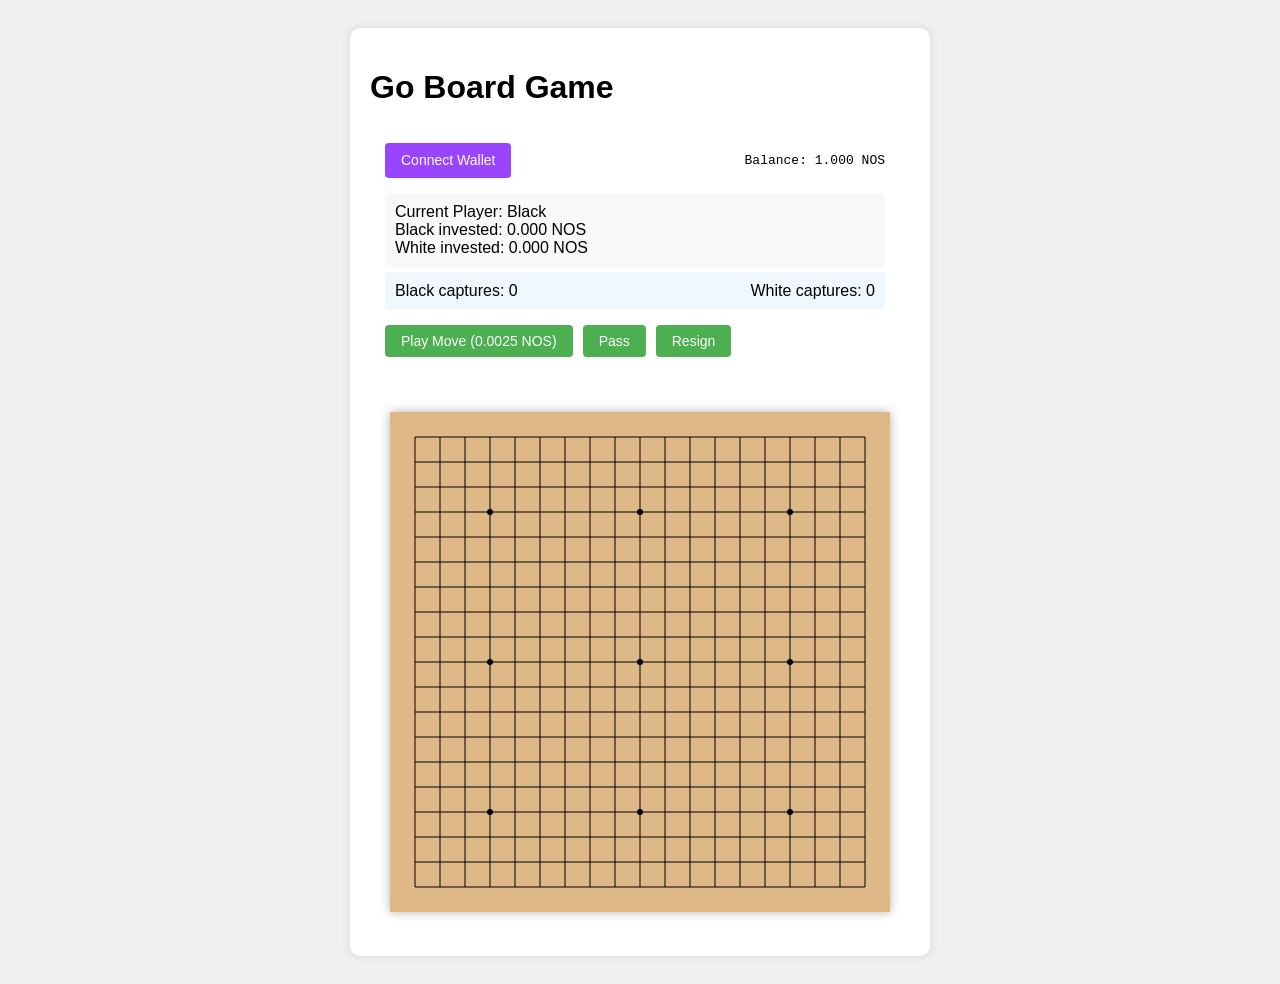
<file: go_rules_move_0.0025.html>
<!DOCTYPE html>
<html lang="en">
<head>
    <meta charset="UTF-8">
    <meta name="viewport" content="width=device-width, initial-scale=1.0">
    <title>Go Board Game with Rules</title>
    <style>
        body {
            display: flex;
            flex-direction: column;
            align-items: center;
            background-color: #f0f0f0;
            font-family: Arial, sans-serif;
            padding: 20px;
        }
        .game-container {
            background-color: white;
            padding: 20px;
            border-radius: 10px;
            box-shadow: 0 0 10px rgba(0,0,0,0.1);
        }
        canvas {
            background-color: #DEB887;
            margin: 20px;
            box-shadow: 0 0 10px rgba(0,0,0,0.3);
        }
        .info-panel {
            background-color: white;
            padding: 15px;
            border-radius: 8px;
            margin-bottom: 20px;
            width: 500px;
        }
        .status {
            display: flex;
            justify-content: space-between;
            margin-bottom: 15px;
        }
        .player-info {
            padding: 10px;
            background-color: #f8f8f8;
            border-radius: 4px;
            margin: 5px 0;
        }
        .captures-info {
            display: flex;
            justify-content: space-between;
            padding: 10px;
            background-color: #f0f8ff;
            border-radius: 4px;
            margin: 5px 0;
        }
        .controls {
            display: flex;
            gap: 10px;
            margin-top: 15px;
        }
        button {
            padding: 8px 16px;
            border: none;
            border-radius: 4px;
            cursor: pointer;
            background-color: #4CAF50;
            color: white;
            font-size: 14px;
        }
        button:hover {
            opacity: 0.9;
        }
        #connectWallet {
            background-color: #9945FF;
        }
        .wallet-info {
            font-family: monospace;
            margin: 10px 0;
        }
    </style>
</head>
<body>
    <div class="game-container">
        <h1>Go Board Game</h1>
        
        <div class="info-panel">
            <div class="status">
                <button id="connectWallet">Connect Wallet</button>
                <div class="wallet-info">Balance: <span id="walletBalance">0.000</span> NOS</div>
            </div>
            
            <div class="player-info">
                <div>Current Player: <span id="playerTurn">Black</span></div>
                <div>Black invested: <span id="blackInvested">0.000</span> NOS</div>
                <div>White invested: <span id="whiteInvested">0.000</span> NOS</div>
            </div>

            <div class="captures-info">
                <div>Black captures: <span id="capturedWhite">0</span></div>
                <div>White captures: <span id="capturedBlack">0</span></div>
            </div>
            
            <div class="controls">
                <button id="playMove">Play Move (0.0025 NOS)</button>
                <button id="pass">Pass</button>
                <button id="resign">Resign</button>
            </div>
        </div>

        <canvas id="goBoard" width="500" height="500"></canvas>
    </div>

    <script>
        const canvas = document.getElementById('goBoard');
        const ctx = canvas.getContext('2d');
        const boardSize = 19;
        const cellSize = Math.floor(canvas.width / (boardSize + 1));
        let currentPlayer = 'black';
        let board = Array(boardSize).fill().map(() => Array(boardSize).fill(null));
        let lastClickedPosition = null;
        let lastMove = null;
        let capturedBlack = 0;
        let capturedWhite = 0;

        // Wallet state
        let walletConnected = false;
        let walletBalance = 1.0;
        let blackInvested = 0;
        let whiteInvested = 0;
        const MOVE_COST = 0.0025;

        function getAdjacentPositions(i, j) {
            return [
                [i - 1, j],
                [i + 1, j],
                [i, j - 1],
                [i, j + 1]
            ].filter(([x, y]) => x >= 0 && x < boardSize && y >= 0 && y < boardSize);
        }

        function getGroup(i, j, color) {
            const group = new Set();
            const stack = [[i, j]];

            while (stack.length > 0) {
                const [x, y] = stack.pop();
                const posKey = `${x},${y}`;

                if (!group.has(posKey) && board[x][y] === color) {
                    group.add(posKey);
                    getAdjacentPositions(x, y).forEach(([nx, ny]) => {
                        stack.push([nx, ny]);
                    });
                }
            }

            return group;
        }

        function countLiberties(group) {
            const liberties = new Set();
            
            for (let posKey of group) {
                const [i, j] = posKey.split(',').map(Number);
                getAdjacentPositions(i, j).forEach(([x, y]) => {
                    if (!board[x][y]) {
                        liberties.add(`${x},${y}`);
                    }
                });
            }

            return liberties.size;
        }

        function removeGroup(group) {
            for (let posKey of group) {
                const [i, j] = posKey.split(',').map(Number);
                board[i][j] = null;
            }
            return group.size;
        }

        function drawBoard() {
            // Background
            ctx.fillStyle = '#DEB887';
            ctx.fillRect(0, 0, canvas.width, canvas.height);
            
            // Grid lines
            ctx.strokeStyle = '#000';
            ctx.lineWidth = 1;
            
            for (let i = 0; i < boardSize; i++) {
                ctx.beginPath();
                ctx.moveTo(cellSize, (i + 1) * cellSize);
                ctx.lineTo(cellSize * boardSize, (i + 1) * cellSize);
                ctx.stroke();
                
                ctx.beginPath();
                ctx.moveTo((i + 1) * cellSize, cellSize);
                ctx.lineTo((i + 1) * cellSize, cellSize * boardSize);
                ctx.stroke();
            }

            // Star points
            const starPoints = [3, 9, 15];
            ctx.fillStyle = '#000';
            for (let i of starPoints) {
                for (let j of starPoints) {
                    ctx.beginPath();
                    ctx.arc((i + 1) * cellSize, (j + 1) * cellSize, 3, 0, Math.PI * 2);
                    ctx.fill();
                }
            }

            // Stones
            for (let i = 0; i < boardSize; i++) {
                for (let j = 0; j < boardSize; j++) {
                    if (board[i][j]) {
                        // Shadow
                        ctx.fillStyle = 'rgba(0, 0, 0, 0.3)';
                        ctx.beginPath();
                        ctx.arc((j + 1) * cellSize + 2, (i + 1) * cellSize + 2, cellSize * 0.4, 0, Math.PI * 2);
                        ctx.fill();

                        // Stone
                        ctx.fillStyle = board[i][j];
                        ctx.strokeStyle = '#000';
                        ctx.lineWidth = 1;
                        ctx.beginPath();
                        ctx.arc((j + 1) * cellSize, (i + 1) * cellSize, cellSize * 0.4, 0, Math.PI * 2);
                        ctx.fill();
                        ctx.stroke();

                        // Shine effect for white stones
                        if (board[i][j] === 'white') {
                            ctx.fillStyle = 'rgba(255, 255, 255, 0.2)';
                            ctx.beginPath();
                            ctx.arc(
                                (j + 1) * cellSize - cellSize * 0.15,
                                (i + 1) * cellSize - cellSize * 0.15,
                                cellSize * 0.2,
                                0,
                                Math.PI * 2
                            );
                            ctx.fill();
                        }
                    }
                }
            }

            // Highlight last clicked
            if (lastClickedPosition) {
                ctx.strokeStyle = '#ff0000';
                ctx.lineWidth = 2;
                ctx.beginPath();
                ctx.arc(
                    (lastClickedPosition.j + 1) * cellSize,
                    (lastClickedPosition.i + 1) * cellSize,
                    cellSize * 0.45,
                    0,
                    Math.PI * 2
                );
                ctx.stroke();
            }
        }

        function checkCaptures(i, j) {
            const opponent = currentPlayer === 'black' ? 'white' : 'black';
            let captured = 0;

            getAdjacentPositions(i, j).forEach(([x, y]) => {
                if (board[x][y] === opponent) {
                    const group = getGroup(x, y, opponent);
                    if (countLiberties(group) === 0) {
                        captured += removeGroup(group);
                    }
                }
            });

            if (currentPlayer === 'black') {
                capturedWhite += captured;
            } else {
                capturedBlack += captured;
            }

            return captured;
        }

        function isValidMove(i, j) {
            if (i < 0 || i >= boardSize || j < 0 || j >= boardSize || board[i][j]) {
                return false;
            }

            board[i][j] = currentPlayer;
            const group = getGroup(i, j, currentPlayer);
            const liberties = countLiberties(group);
            
            const wouldCapture = getAdjacentPositions(i, j).some(([x, y]) => {
                if (board[x][y] === (currentPlayer === 'black' ? 'white' : 'black')) {
                    const oppGroup = getGroup(x, y, board[x][y]);
                    return countLiberties(oppGroup) === 0;
                }
                return false;
            });

            board[i][j] = null;

            return liberties > 0 || wouldCapture;
        }

        function updateDisplay() {
            document.getElementById('walletBalance').textContent = walletBalance.toFixed(3);
            document.getElementById('blackInvested').textContent = blackInvested.toFixed(3);
            document.getElementById('whiteInvested').textContent = whiteInvested.toFixed(3);
            document.getElementById('playerTurn').textContent = 
                currentPlayer.charAt(0).toUpperCase() + currentPlayer.slice(1);
            document.getElementById('capturedBlack').textContent = capturedBlack;
            document.getElementById('capturedWhite').textContent = capturedWhite;
        }

        function connectWallet() {
            if (!walletConnected) {
                walletConnected = true;
                document.getElementById('connectWallet').textContent = 'Wallet Connected';
                document.getElementById('connectWallet').style.backgroundColor = '#4CAF50';
                alert('Wallet connected successfully! (Simulated)');
                updateDisplay();
            }
        }

        function playMove() {
            if (!walletConnected) {
                alert('Please connect your wallet first!');
                return;
            }

            if (!lastClickedPosition) {
                alert('Please click on the board to select a position first!');
                return;
            }

            if (walletBalance < MOVE_COST) {
                alert('Insufficient balance!');
                return;
            }

            const {i, j} = lastClickedPosition;
            if (isValidMove(i, j)) {
                walletBalance -= MOVE_COST;
                if (currentPlayer === 'black') {
                    blackInvested += MOVE_COST;
                } else {
                    whiteInvested += MOVE_COST;
                }

                board[i][j] = currentPlayer;
                const capturedStones = checkCaptures(i, j);
                
                currentPlayer = currentPlayer === 'black' ? 'white' : 'black';
                lastClickedPosition = null;
                updateDisplay();
                drawBoard();

                if (capturedStones > 0) {
                    alert(`Captured ${capturedStones} stones!`);
                }
            } else {
                alert('Invalid move! The move either violates the rules or would be suicide.');
            }
        }

        canvas.addEventListener('click', (e) => {
            const rect = canvas.getBoundingClientRect();
            const x = e.clientX - rect.left;
            const y = e.clientY - rect.top;
            const j = Math.round(x / cellSize - 1);
            const i = Math.round(y / cellSize - 1);
            
            if (isValidMove(i, j)) {
                lastClickedPosition = {i, j};
                drawBoard();
            }
        });

        document.getElementById('connectWallet').addEventListener('click', connectWallet);
        document.getElementById('playMove').addEventListener('click', playMove);
        document.getElementById('pass').addEventListener('click', () => {
            if (!walletConnected) {
                alert('Please connect your wallet first!');
                return;
            }
            currentPlayer = currentPlayer === 'black' ? 'white' : 'black';
            updateDisplay();
        });

        document.getElementById('resign').addEventListener('click', () => {
            if (!walletConnected) {
                alert('Please connect your wallet first!');
                return;
            }
            const winner = currentPlayer === 'black' ? 'white' : 'black';
            const winnerInvested = winner === 'black' ? blackInvested : whiteInvested;
            const loserInvested = winner === 'black' ? whiteInvested : blackInvested;
            const reward = (winnerInvested * 0.75 + loserInvested * 0.333).toFixed(3);
            
            alert(`Game Over! ${winner} wins and receives ${reward} NOS!`);
            
            board = Array(boardSize).fill().map(() => Array(boardSize).fill(null));
            currentPlayer = 'black';
            blackInvested = 0;
            whiteInvested = 0;
            capturedBlack = 0;
            capturedWhite = 0;
            lastClickedPosition = null;
            updateDisplay();
            drawBoard();
        });

        drawBoard();
        updateDisplay();
    </script>
</body>
</html>
</file>
<file: style.css>
body {
  display: flex;
  flex-direction: column;
  align-items: center;
  background-color: #f0f0f0;
  font-family: Arial, sans-serif;
  margin: 0;
  padding: 20px;
}

.game-container {
  background-color: white;
  border-radius: 10px;
  box-shadow: 0 0 10px rgb(0 0 0 / 10%);
  max-width: 680px;
  padding: 20px;
  width: 100%;
  box-sizing: border-box;
}

h1 {
  margin-top: 0;
}

canvas {
  background-color: #deb887;
  box-shadow: 0 0 10px rgb(0 0 0 / 30%);
  display: block;
  margin: 20px auto 0;
  max-width: 100%;
}

.info-panel {
  background-color: white;
  border-radius: 8px;
  padding: 15px;
}

.status-row,
.controls,
.captures-info {
  align-items: center;
  display: flex;
  gap: 10px;
  justify-content: space-between;
}

.status-row {
  flex-wrap: wrap;
  margin-bottom: 8px;
}

.player-info,
.captures-info {
  background-color: #f8f8f8;
  border-radius: 4px;
  margin: 8px 0;
  padding: 10px;
}

.player-info {
  display: grid;
  gap: 6px;
}

.captures-info {
  background-color: #f0f8ff;
}

.wallet-info,
.wallet-address {
  font-family: monospace;
}

.wallet-address {
  color: #555;
  margin: 6px 0;
  overflow-wrap: anywhere;
}

button {
  background-color: #4caf50;
  border: 0;
  border-radius: 4px;
  color: white;
  cursor: pointer;
  font-size: 14px;
  padding: 8px 16px;
}

button:hover {
  opacity: 0.9;
}

button:disabled,
select:disabled {
  cursor: not-allowed;
  opacity: 0.55;
}

#connectWallet {
  background-color: #9945ff;
}

.mode {
  border-radius: 4px;
  font-size: 11px;
  font-weight: bold;
  padding: 4px 6px;
}

.mode.simulated {
  background: #fff0c2;
  color: #765900;
}

.mode.extension {
  background: #d8f5df;
  color: #146329;
}

.message {
  min-height: 20px;
}

.message.error {
  color: #b00020;
}

.result {
  background: #eef8ee;
  border-left: 4px solid #4caf50;
  margin-top: 12px;
  padding: 10px;
}

@media (max-width: 640px) {
  body {
    padding: 8px;
  }

  .game-container {
    padding: 12px;
  }

  .status-row,
  .captures-info {
    align-items: flex-start;
    flex-direction: column;
  }
}
</file>
